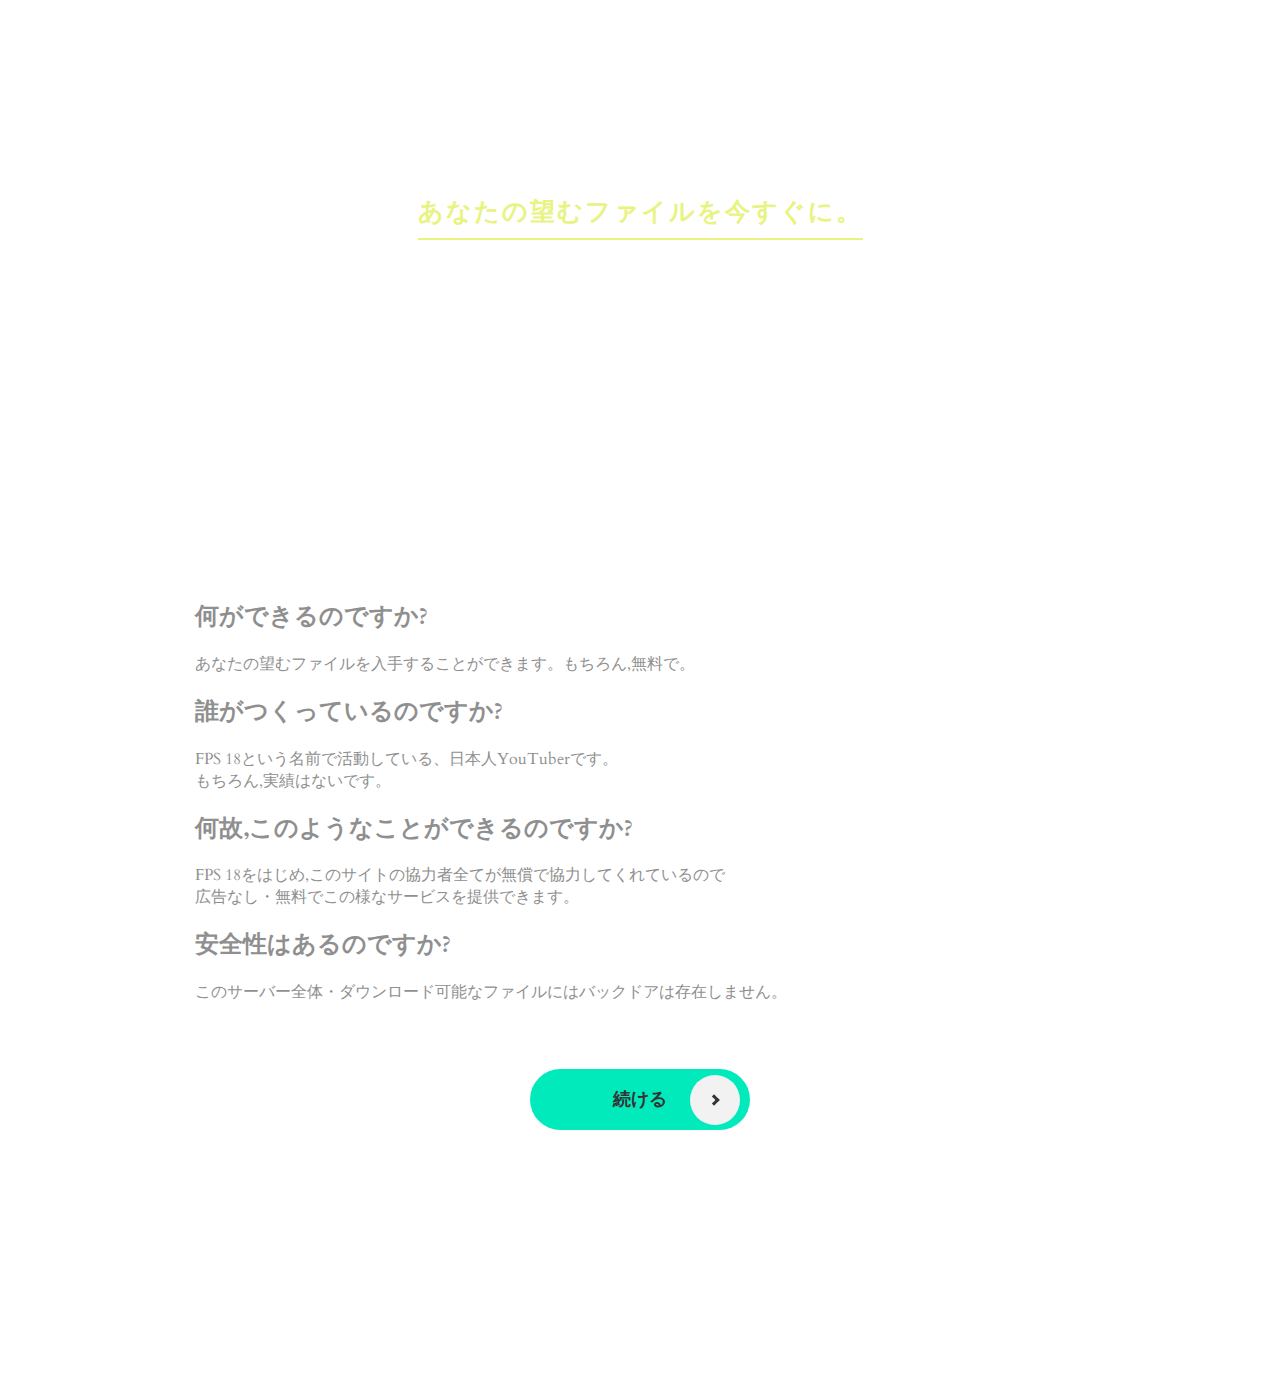
<file: index.html>
<html>
  <head>
    <title>FPS 18's Uploader</title>
    <link rel="stylesheet" type="text/css" href="css/style.css" />
    <link rel="apple-touch-icon" sizes="180x180" href="/apple-icon-180x180.png">
    <link rel="icon" type="image/x-icon" href="png/icon.png">
  </head>
  <body>
    <!-- Header Start -->
<link href='https://fonts.googleapis.com/css?family=Montserrat|Cardo' rel='stylesheet' type='text/css'>
<link href='style.css' rel='stylesheet' type='text/css'>
<script type="text/javascript" src="https://code.jquery.com/jquery-1.9.1.js"></script>

 
<header class="main_h">

    <div class="row">
        <a class="logo" href="#">FPS18's Uploader</a>

        <div class="mobile-toggle">
            <span></span>
            <span></span>
            <span></span>
        </div>

        <nav>
            <ul>
                <li><a href="index.html">TOPへ</a></li>
                <li><a href="rule.html">利用規約</a></li>
                <li><a href="anket.html">ファイルのアップロード依頼</a></li>
				<li><a href="other.html">その他情報</a></li>
            </ul>
        </nav>

    </div> <!-- / row -->

</header>

　　　<!--ヘッダー -->
<div class="hero">

    <h1><span>あなたの望むファイルを今すぐに。</span></h1>

</div>


<div class="row content">
    <h2 class="1">何ができるのですか?</h2>
    あなたの望むファイルを入手することができます。もちろん,無料で。
    <h2 class="2">誰がつくっているのですか?</h2>
    FPS 18という名前で活動している、日本人YouTuberです。<br>もちろん,実績はないです。
    <h2 class="3">何故,このようなことができるのですか?</h2>
    FPS 18をはじめ,このサイトの協力者全てが無償で協力してくれているので<br>
	広告なし・無料でこの様なサービスを提供できます。
    <h2 class="4">安全性はあるのですか?</h2>
    このサーバー全体・ダウンロード可能なファイルにはバックドアは存在しません。
	
    <br><br><br><br>
	
	<center>
    <div class="button1">
    <a href="file.html">続ける</a>
    </div>
	</center>
</div>
    <!-- -->
  <script type="text/javascript" src="js/indexstyle.js"></script>
  </body>
</html>
</file>
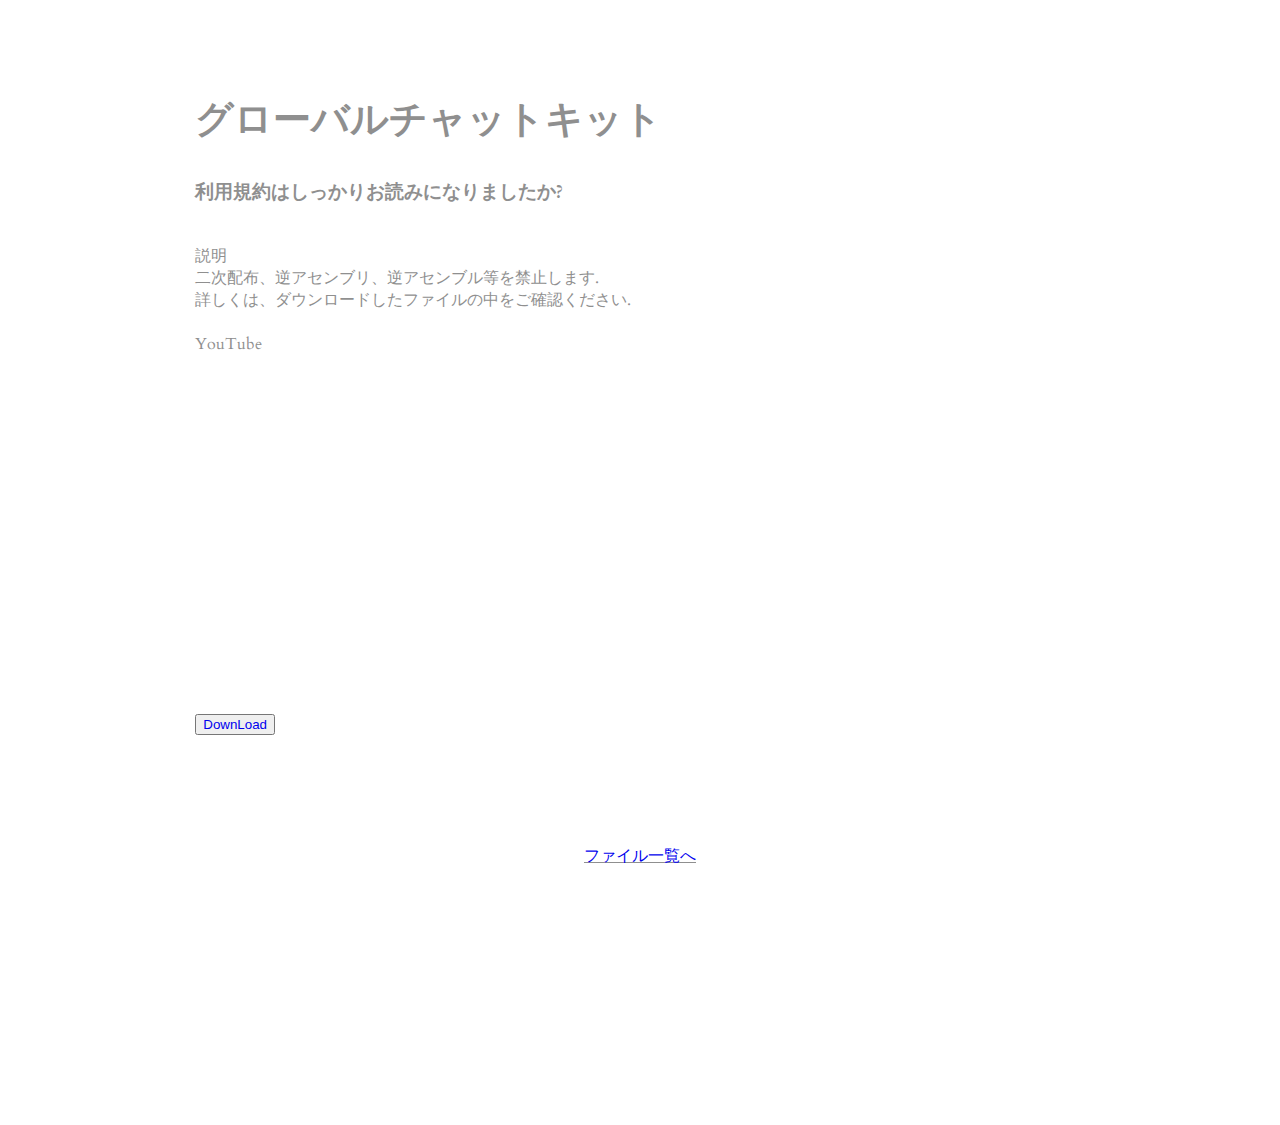
<file: 1.globalchat.html>
<html>
  <head>
    <title>ファイルをダウンロード</title>
    <link rel="stylesheet" type="text/css" href="css/style.css" />
    <link rel="apple-touch-icon" sizes="180x180" href="/apple-icon-180x180.png">
    <link rel="icon" type="image/x-icon" href="png/icon.png">
  </head>
  <body>
    <!-- Header Start -->
<link href='https://fonts.googleapis.com/css?family=Montserrat|Cardo' rel='stylesheet' type='text/css'>
<link href='style.css' rel='stylesheet' type='text/css'>
<script type="text/javascript" src="https://code.jquery.com/jquery-1.9.1.js"></script>

<!-- ソース -->
    <div class="row content">
    <h1 class="10">
	<!-- ファイル名 -->
    グローバルチャットキット
	<!-- -->
    </h1>
	<h3>
	利用規約はしっかりお読みになりましたか?
	</h3>
	
	<br>
    
	<b>
	説明
	</b>
	<br>
	<!-- 説明文 -->
	二次配布、逆アセンブリ、逆アセンブル等を禁止します.<br>
	詳しくは、ダウンロードしたファイルの中をご確認ください.<br><br>
	<!-- -->
	<b>
	YouTube
	</b>
	<br>
	<!-- YouTube -->
	<iframe width="560" height="315" src="https://www.youtube.com/embed/ZDQZi8Gg36Q" title="YouTube video player" frameborder="0" allow="accelerometer; autoplay; clipboard-write; encrypted-media; gyroscope; picture-in-picture" allowfullscreen></iframe>
	<!-- -->
	<br><br><br>
	
	
	<!-- ダウンロードボタン -->
        <a href="配布/DiscordBOT.zip" download="DiscordGlobal.zip"> <button id="btn">DownLoad  </a></button>
	<!-- -->
	
	<br><br><br>
	
	<br><br><br>
	<center><u>
	<a href="file.html">ファイル一覧へ</a>
	</center></u>
    </body>
	</div>

<!-- 終了 -->
  <script type="text/javascript" src="js/style.js"></script>
  </body>
</html>
</file>
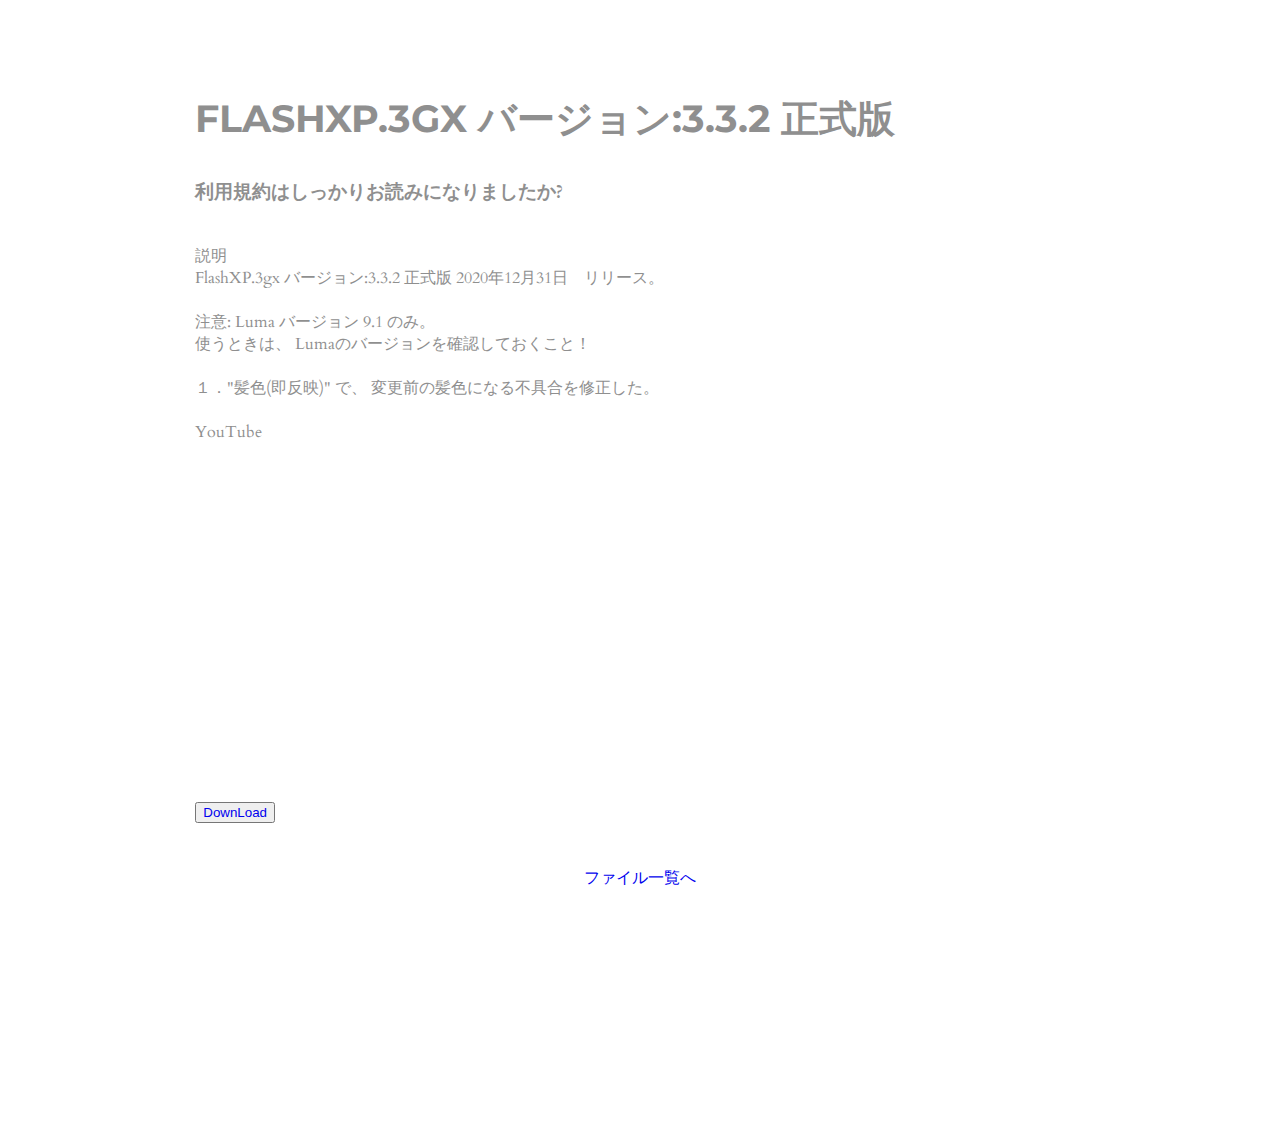
<file: 2.FlashXP 3gx 3.3.2.html>
<html>
  <head>
    <title>ファイルをダウンロード</title>
    <link rel="stylesheet" type="text/css" href="css/style.css" />
    <link rel="apple-touch-icon" sizes="180x180" href="/apple-icon-180x180.png">
    <link rel="icon" type="image/x-icon" href="png/icon.png">
  </head>
  <body>
    <!-- Header Start -->
<link href='https://fonts.googleapis.com/css?family=Montserrat|Cardo' rel='stylesheet' type='text/css'>
<link href='style.css' rel='stylesheet' type='text/css'>
<script type="text/javascript" src="https://code.jquery.com/jquery-1.9.1.js"></script>

<!-- ソース -->
    <div class="row content">
    <h1 class="10">
	<!-- ファイル名 -->
    FlashXP.3gx バージョン:3.3.2 正式版 
	<!-- -->
    </h1>
	<h3>
	利用規約はしっかりお読みになりましたか?
	</h3>
	
	<br>
    
	<b>
	説明
	</b>
	<br>
	<!-- 説明文 -->
	FlashXP.3gx バージョン:3.3.2 正式版 2020年12月31日　リリース。<br><br>

    注意: Luma バージョン 9.1 のみ。<br>
    使うときは、 Lumaのバージョンを確認しておくこと！<br><br>

    １．"髪色(即反映)" で、 変更前の髪色になる不具合を修正した。<br><br>
	<!-- -->
	<b>
	YouTube
	</b>
	<br>
	<!-- YouTube -->
	<iframe width="560" height="315" src="https://www.youtube.com/embed/agkVV3L4pdc" title="YouTube video player" frameborder="0" allow="accelerometer; autoplay; clipboard-write; encrypted-media; gyroscope; picture-in-picture" allowfullscreen></iframe>
	<!-- -->
	<br><br>
	
	<br>
	
	
	<!-- ダウンロードボタン -->
        <a href="配布/FlashXP332.zip" download="FlashXP332"> <button id="btn">DownLoad  </a></button>
	<!-- -->
	
	<br><br><br>
	<center>
	<a href="file.html">ファイル一覧へ</a>
	</center>
    </body>
	</div>

<!-- 終了 -->
  <script type="text/javascript" src="js/style.js"></script>
  </body>
</html>
</file>
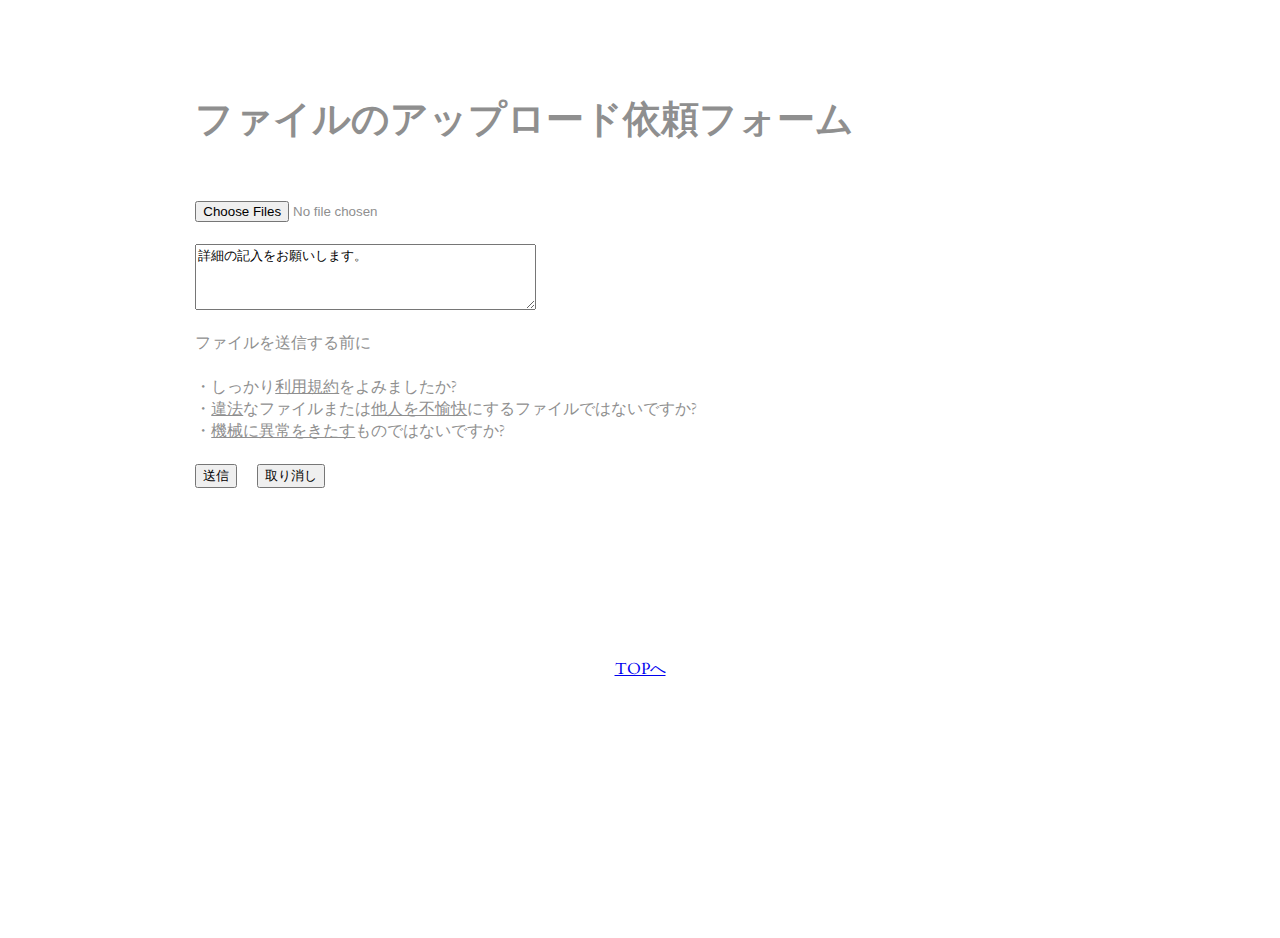
<file: anket.html>
<html>
  <head>
    <title>ファイルのアップロード依頼</title>
    <link rel="stylesheet" type="text/css" href="css/style.css" />
    <link rel="apple-touch-icon" sizes="180x180" href="/apple-icon-180x180.png">
    <link rel="icon" type="image/x-icon" href="png/icon.png">
  </head>
  <body>
<link href='https://fonts.googleapis.com/css?family=Montserrat|Cardo' rel='stylesheet' type='text/css'>
<link href='style.css' rel='stylesheet' type='text/css'>
<script type="text/javascript" src="https://code.jquery.com/jquery-1.9.1.js"></script>
<!-- -->

    <div class="row content">
    <h1 class="10">
	ファイルのアップロード依頼フォーム
    </h1>

<form method="post" action="CGIのURI">

<br>
<input type="file" name="sample" accept="image/jpeg, image/png, image/gif" multiple>

<br><br>

 <textarea name="freeans" rows="4" cols="40">詳細の記入をお願いします。</textarea>
 
 <br><br>
 <b>ファイルを送信する前に</b><br><br>
 ・しっかり<u>利用規約</u>をよみましたか?<br>
 ・<u>違法</u>なファイルまたは<u>他人を不愉快</u>にするファイルではないですか?<br>
 ・<u>機械に異常をきたす</u>ものではないですか?<br>
 <br>
 <input type="submit" value="送信" />　
 
 <input type="reset" value="取り消し" />
 
</form>


<br><br><br><br><br><br><br>
<!-- -->
    <center>
	<a href="index.html"><u>TOPへ</a></u>
    </center>
	
<!-- 終了 -->
  <script type="text/javascript" src="js/style.js"></script>
  </body>
</html>
</file>
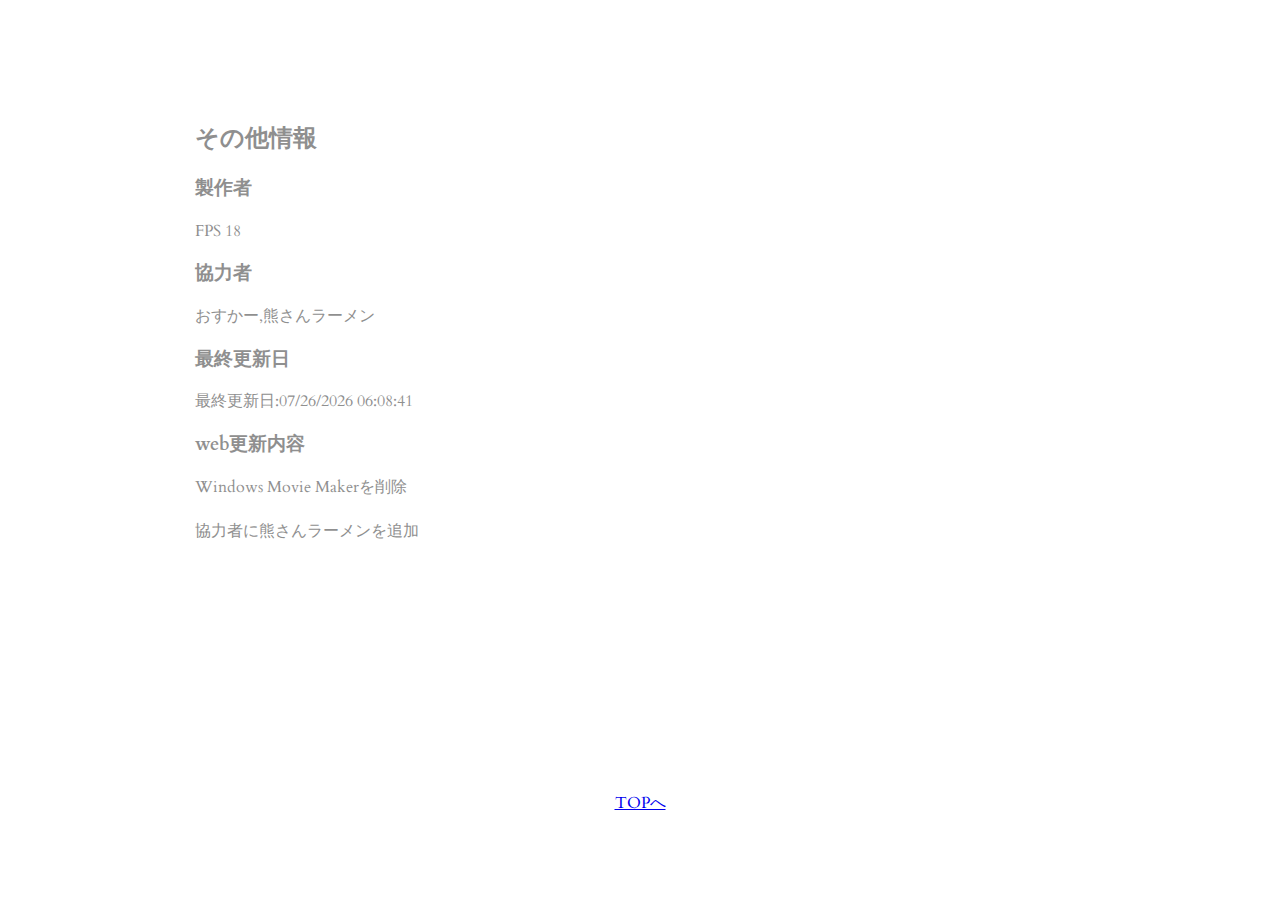
<file: other.html>
<html lang="ja">
  <head>
    <title>利用規約</title>
    <link rel="stylesheet" type="text/css" href="css/style.css" />
    <link rel="apple-touch-icon" sizes="180x180" href="/apple-icon-180x180.png">
    <link rel="icon" type="image/x-icon" href="png/icon.png">
	<meta charset="UTF-8">
  </head>
  <body bgcolor="#009900">
    <body>
<link href='https://fonts.googleapis.com/css?family=Montserrat|Cardo' rel='stylesheet' type='text/css'>
<link href='style.css' rel='stylesheet' type='text/css'>
<script type="text/javascript" src="https://code.jquery.com/jquery-1.9.1.js"></script>

  
<header class="main_h">

    <div class="row">
        <a class="logo" href="#">FPS18's Uploader</a>

        <div class="mobile-toggle">
            <span></span>
            <span></span>
            <span></span>
        </div>

        <nav>
            <ul>
                <li><a href="index.html">TOPへ</a></li>
                <li><a href="rule.html">利用規約</a></li>
                <li><a href="anket.html">ファイルのアップロード依頼</a></li>
				<li><a href="other.html">その他情報</a></li>
            </ul>
        </nav>

    </div> <!-- / row -->

</header>

    <br><br>
	
    <div class="row content">
	
	<h2>その他情報</h2>
	
    <h3 class="#">
	製作者
    </h3>
    FPS 18
	<br>
    <h3 class="#">
    協力者
    </h3>
	おすかー,熊さんラーメン
	<br>
	<h3 class="#">
	最終更新日
	</h3>
    <script type="text/javascript"><!--
    document.write('最終更新日:' + document.lastModified);
    // --></script>
	<h3 class="#">
	web更新内容
	</h3>
	<!-- 更新内容 -->
	Windows Movie Makerを削除<br><br>
	協力者に熊さんラーメンを追加
	<!-- -->
	<br>
    </span>
    </body>
	</div>
	
    <center>
	<a href="index.html"><u>TOPへ</a></u>
    </center>
	
	  <script type="text/javascript" src="js/style.js"></script>
	</body>
</html>
</file>
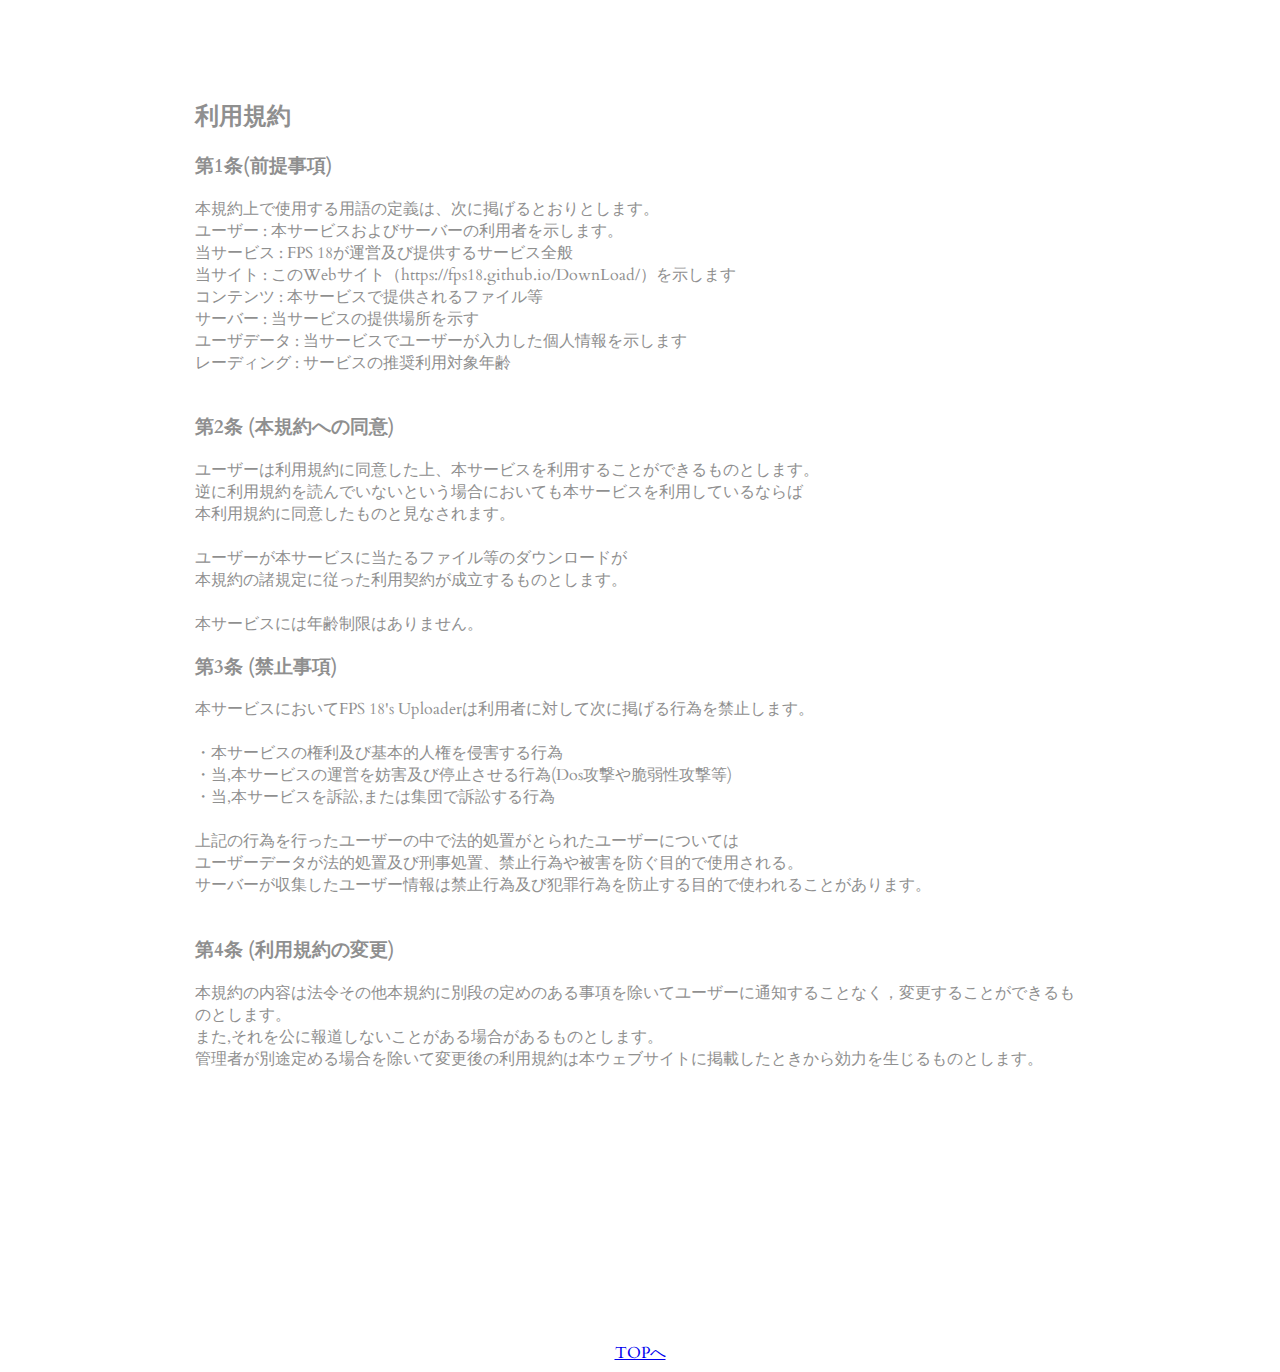
<file: rule.html>
<html lang="ja">
  <head>
    <title>利用規約</title>
    <link rel="stylesheet" type="text/css" href="css/style.css" />
    <link rel="apple-touch-icon" sizes="180x180" href="/apple-icon-180x180.png">
    <link rel="icon" type="image/x-icon" href="png/icon.png">
	<meta charset="UTF-8">
  </head>
  <body bgcolor="#009900">
    <body>
<link href='https://fonts.googleapis.com/css?family=Montserrat|Cardo' rel='stylesheet' type='text/css'>
<link href='style.css' rel='stylesheet' type='text/css'>
<script type="text/javascript" src="https://code.jquery.com/jquery-1.9.1.js"></script>

  
<header class="main_h">

    <div class="row">
        <a class="logo" href="#">FPS18's Uploader</a>

        <div class="mobile-toggle">
            <span></span>
            <span></span>
            <span></span>
        </div>

        <nav>
            <ul>
                <li><a href="index.html">TOPへ</a></li>
                <li><a href="rule.html">利用規約</a></li>
                <li><a href="anket.html">ファイルのアップロード依頼</a></li>
				<li><a href="other.html">その他情報</a></li>
            </ul>
        </nav>

    </div> <!-- / row -->

</header>

    <br>
	
    <div class="row content">
	
	<h2 class="#">利用規約</h2>
	
    <h3 class="5">第1条(前提事項)
        </h3>
        
		 本規約上で使用する用語の定義は、次に掲げるとおりとします。<br />
          ユーザー : 本サービスおよびサーバーの利用者を示します。<br />
          当サービス : FPS 18が運営及び提供するサービス全般<br />
          当サイト :
          このWebサイト（https://fps18.github.io/DownLoad/）を示します<br />
          コンテンツ : 本サービスで提供されるファイル等<br />
          サーバー : 当サービスの提供場所を示す<br />
          ユーザデータ : 当サービスでユーザーが入力した個人情報を示します<br />
          レーディング : サービスの推奨利用対象年齢<br /><br />
		  
          <h3 class="6">
            第2条 (本規約への同意)
          </h3>
		 
          ユーザーは利用規約に同意した上、本サービスを利用することができるものとします。<br />
          逆に利用規約を読んでいないという場合においても本サービスを利用しているならば<br />
          本利用規約に同意したものと見なされます。<br /><br />
          ユーザーが本サービスに当たるファイル等のダウンロードが<br />
          本規約の諸規定に従った利用契約が成立するものとします。<br /><br />
          本サービスには年齢制限はありません。<br />
          <h3 class="7">
            第3条 (禁止事項)
          </h3>
          本サービスにおいてFPS 18's Uploaderは利用者に対して次に掲げる行為を禁止します。<br /><br />
          ・本サービスの権利及び基本的人権を侵害する行為<br />
          ・当,本サービスの運営を妨害及び停止させる行為(Dos攻撃や脆弱性攻撃等)<br />
          ・当,本サービスを訴訟,または集団で訴訟する行為<br><br>
          上記の行為を行ったユーザーの中で法的処置がとられたユーザーについては<br>
          ユーザーデータが法的処置及び刑事処置、禁止行為や被害を防ぐ目的で使用される。<br>
          サーバーが収集したユーザー情報は禁止行為及び犯罪行為を防止する目的で使われることがあります。<br><br>
          <h3 class="8">
            第4条 (利用規約の変更)
          </h3>
          本規約の内容は法令その他本規約に別段の定めのある事項を除いてユーザーに通知することなく，変更することができるものとします。<br>
		  また,それを公に報道しないことがある場合があるものとします。<br>
          管理者が別途定める場合を除いて変更後の利用規約は本ウェブサイトに掲載したときから効力を生じるものとします。<br><br>
		</span>
    </body>
	</div>
	
    <center>
	<a href="index.html"><u>TOPへ</a></u>
    </center>
	
	  <script type="text/javascript" src="js/style.js"></script>
	</body>
</html>
</file>
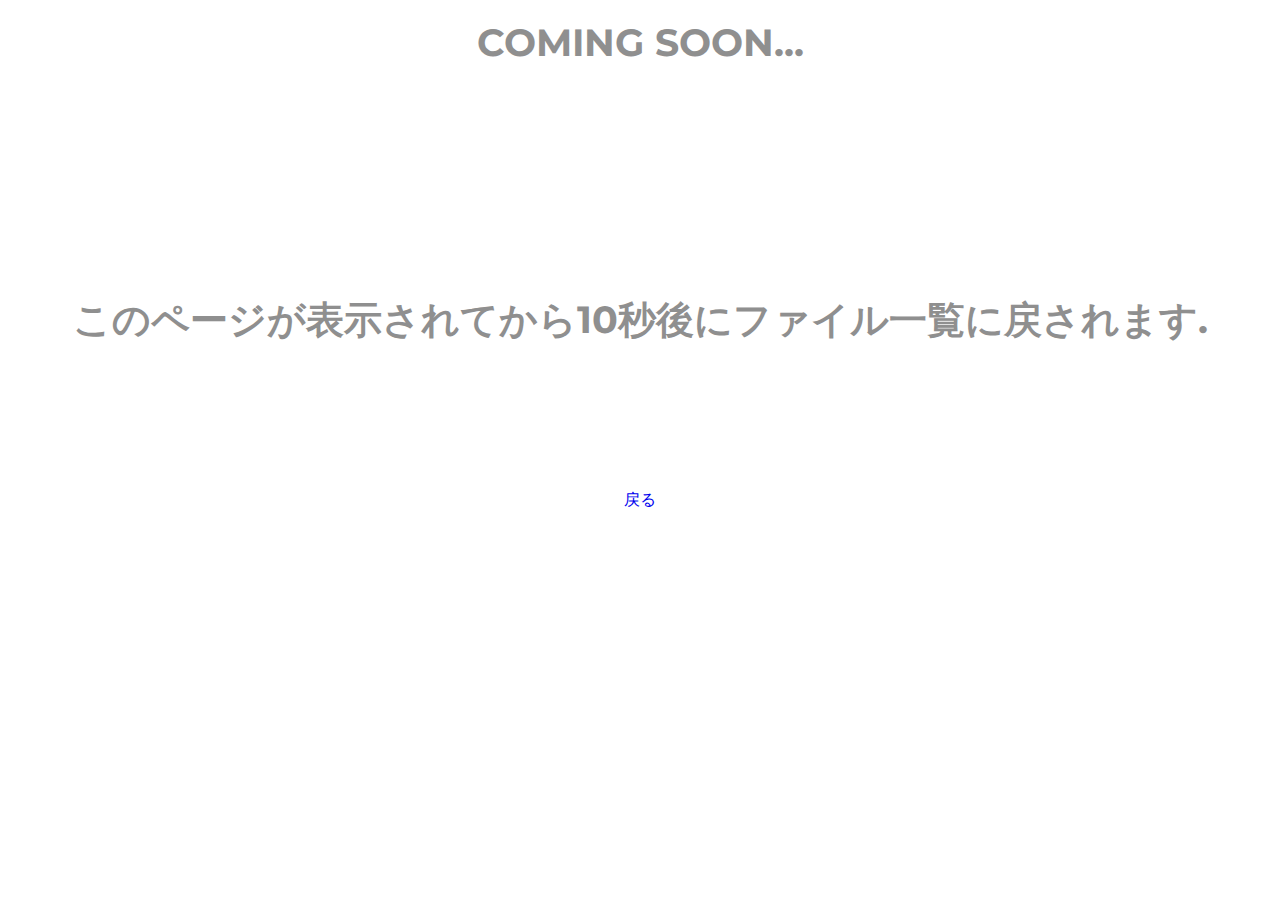
<file: soon.html>
<html>
  <head>
    <title>ファイルをダウンロード</title>
    <link rel="stylesheet" type="text/css" href="css/style.css" />
    <link rel="apple-touch-icon" sizes="180x180" href="/apple-icon-180x180.png">
    <link rel="icon" type="image/x-icon" href="png/icon.png">
  </head>
  <body>
    <!-- Header Start -->
<link href='https://fonts.googleapis.com/css?family=Montserrat|Cardo' rel='stylesheet' type='text/css'>
<link href='style.css' rel='stylesheet' type='text/css'>
<script type="text/javascript" src="https://code.jquery.com/jquery-1.9.1.js"></script>


<meta http-equiv="refresh" content="10;url=file.html">
<center>
<h1>
COMING SOON...<br><br><br><br>
このページが表示されてから10秒後にファイル一覧に戻されます.

</h1>
<br><br><br><br><br>
<a href="file.html">戻る</a>
</center>
<!-- ソース -->

  <script type="text/javascript" src="js/style.js"></script>
  </body>
</html>
</file>
<file: css/style.css>
/*背景,バー終了*/
.main_h {
  position: fixed;
  top: 0px;
  max-height: 70px;
  z-index: 999;
  width: 100%;
  padding-top: 17px;
  background: none;
  overflow: hidden;
  -webkit-transition: all 0.3s;
  transition: all 0.3s;
  opacity: 0;
  top: -100px;
  padding-bottom: 6px;
  font-family: "Montserrat", sans-serif;
}
@media only screen and (max-width: 766px) {
  .main_h {
    padding-top: 25px;
  }
}

.open-nav {
  max-height: 400px !important;
}
.open-nav .mobile-toggle {
  transform: rotate(-90deg);
  -webkit-transform: rotate(-90deg);
}

.sticky {
  background-color: rgba(255, 255, 255, 0.93);
  opacity: 1;
  top: 0px;
  border-bottom: 1px solid gainsboro;
}

.logo {
  width: 50px;
  font-size: 25px;
  color: #8f8f8f;
  text-transform: uppercase;
  float: left;
  display: block;
  margin-top: 0;
  line-height: 1;
  margin-bottom: 10px;
}
@media only screen and (max-width: 766px) {
  .logo {
    float: none;
  }
}

nav {
  float: right;
  width: 60%;
}
@media only screen and (max-width: 766px) {
  nav {
    width: 100%;
  }
}
nav ul {
  list-style: none;
  overflow: hidden;
  text-align: right;
  float: right;
}
@media only screen and (max-width: 766px) {
  nav ul {
    padding-top: 10px;
    margin-bottom: 22px;
    float: left;
    text-align: center;
    width: 100%;
  }
}
nav ul li {
  display: inline-block;
  margin-left: 35px;
  line-height: 1.5;
}
@media only screen and (max-width: 766px) {
  nav ul li {
    width: 100%;
    padding: 7px 0;
    margin: 0;
  }
}
nav ul a {
  color: #888888;
  text-transform: uppercase;
  font-size: 12px;
}

.mobile-toggle {
  display: none;
  cursor: pointer;
  font-size: 20px;
  position: absolute;
  right: 22px;
  top: 0;
  width: 30px;
  -webkit-transition: all 200ms ease-in;
  -moz-transition: all 200ms ease-in;
  transition: all 200ms ease-in;
}
@media only screen and (max-width: 766px) {
  .mobile-toggle {
    display: block;
  }
}
.mobile-toggle span {
  width: 30px;
  height: 4px;
  margin-bottom: 6px;
  border-radius: 1000px;
  background: #8f8f8f;
  display: block;
}

.row {
  width: 100%;
  max-width: 940px;
  margin: 0 auto;
  position: relative;
  padding: 0 2%;
}

* {
  box-sizing: border-box;
}

body {
  color: #8f8f8f;
  background: white;
  font-family: "Cardo", serif;
  font-weight: 300;
  -webkit-font-smoothing: antialiased;
}

a {
  text-decoration: none;
}

h1 {
  font-size: 30px;
  line-height: 1.8;
  text-transform: uppercase;
  font-family: "Montserrat", sans-serif;
}

p {
  margin-bottom: 20px;
  font-size: 17px;
  line-height: 2;
}

.content {
  padding: 50px 2% 250px;
}

.hero {
  position: relative;
  background: url(http://www.philippefercha.com/cd/toggle-menu-bg.jpg) no-repeat center center fixed;
  -webkit-background-size: cover;
  -moz-background-size: cover;
  background-size: cover;
  text-align: center;
  color: #fff;
  padding-top: 110px;
  min-height: 500px;
  letter-spacing: 2px;
  font-family: "Montserrat", sans-serif;
}
.hero h1 {
  font-size: 50px;
  line-height: 1.3;
}
.hero h1 span {
  font-size: 25px;
  color: #e8f380;
  border-bottom: 2px solid #e8f380;
  padding-bottom: 12px;
  line-height: 3;
}

.mouse {
  display: block;
  margin: 0 auto;
  width: 26px;
  height: 46px;
  border-radius: 13px;
  border: 2px solid #e8f380;
  position: absolute;
  bottom: 40px;
  position: absolute;
  left: 50%;
  margin-left: -26px;
}
.mouse span {
  display: block;
  margin: 6px auto;
  width: 2px;
  height: 2px;
  border-radius: 4px;
  background: #e8f380;
  border: 1px solid transparent;
  -webkit-animation-duration: 1s;
  animation-duration: 1s;
  -webkit-animation-fill-mode: both;
  animation-fill-mode: both;
  -webkit-animation-iteration-count: infinite;
  animation-iteration-count: infinite;
  -webkit-animation-name: scroll;
  animation-name: scroll;
}

@-webkit-keyframes scroll {
  0% {
    opacity: 1;
    -webkit-transform: translateY(0);
    transform: translateY(0);
  }

  100% {
    opacity: 0;
    -webkit-transform: translateY(20px);
    transform: translateY(20px);
  }
}
@keyframes scroll {
  0% {
    opacity: 1;
    -webkit-transform: translateY(0);
    -ms-transform: translateY(0);
    transform: translateY(0);
  }

  100% {
    opacity: 0;
    -webkit-transform: translateY(20px);
    -ms-transform: translateY(20px);
    transform: translateY(20px);
  }
}
/*背景,バー終了*/

/*ボタン*/
.button1 a {
  display: block;
  position: relative;
  margin: 0 auto;
  padding: 1em 2em;
  /* 横の大きさ */
  width: 220px;
  /* ------- */
  color: #333;
  font-size: 18px;
  font-weight: 700;
  /* 中の色 */
  background-color: #00eabc;
  /* ----- */
  border-radius: 50vh;
  transition: 0.3s;
}

.button1 a::before {
  content: '';
  position: absolute;
  top: 50%;
  right: 10px;
  transform: translateY(-50%);
  width: 50px;
  height: 50px;
  background-color: #f2f2f2;
  border-radius: 50vh;
}

/* 続けるボタン */
.button1 a::after {
  content: '';
  position: absolute;
  top: 50%;
  right: 32px;
  transform: translateY(-50%) rotate(45deg);
  width: 5px;
  height: 5px;
  border-top: 3px solid #333333;
  border-right: 3px solid #333333;
}

.button1 a:hover {
  text-decoration: none;
  background-color: #cccccc;
}
/* --------- */

/* ダウンロードボタン */
.button2{
color:#285EA0;
text-align:center;
padding:5px;
margin-top:5px;
border-radius: 10px;
box-shadow:3px 3px 6px #b8b9be,-3px -3px 6px #fff;
}
</file>
<file: style.css>
#color-1{
width: 1300px;
margin: 0px auto;
padding: 30px;
background: #0099FF;
}
#color-2{
width: 1300px;
margin: 0px auto;
padding: 30px;
background: #0066FF;
}
footer {
font: bold 80%/1em Arial, Helvetica, sans-serif;
color: #FFF;
text-align: right; 
padding: 10px;
background: #009900;
}
header {
align-items: center;
padding: 30px;
background: #009900;
color: #FFF;
}
h1 {
font-weight: bold;
font-size: 240%;
}
p {
  text-decoration: underline;
}
.left {
    margin-right: auto;
}
.center {
    margin-right: auto;
    margin-left: auto;
}
.right {
    margin-left: auto;
}
</file>
